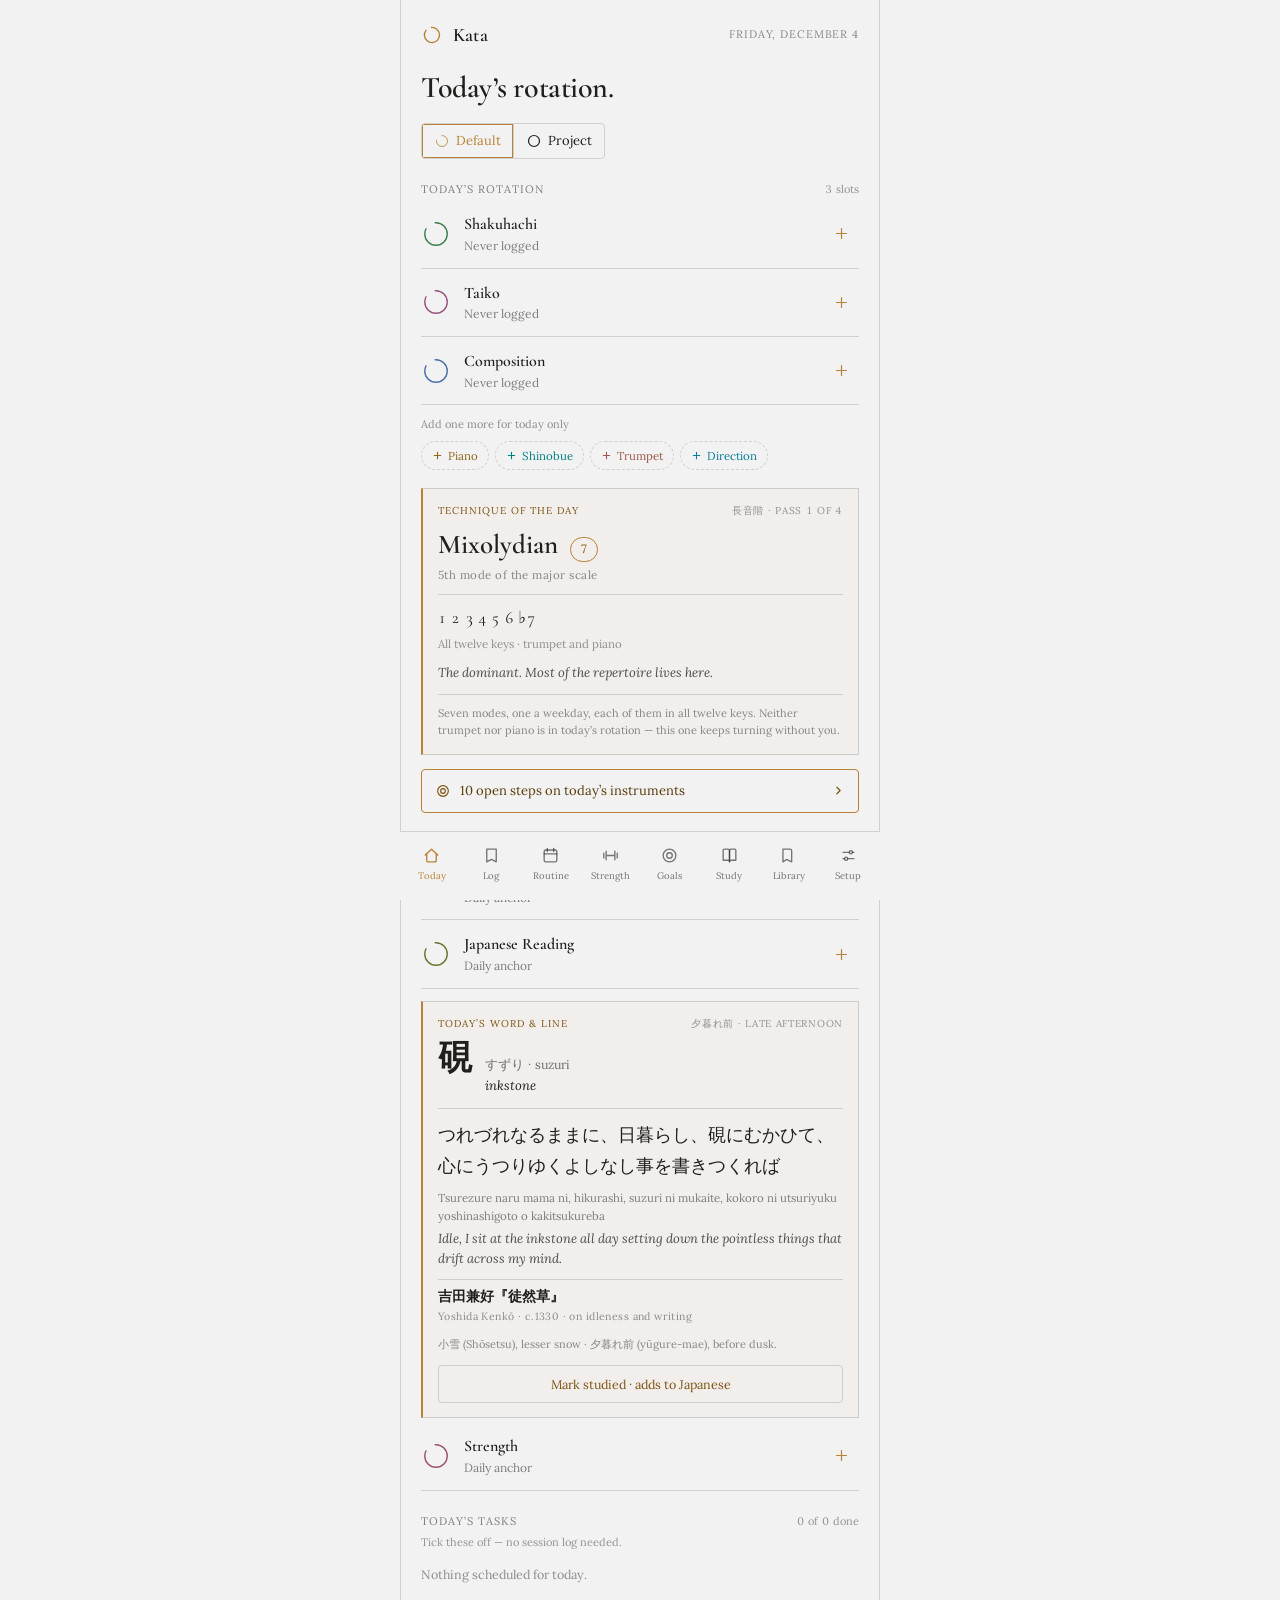
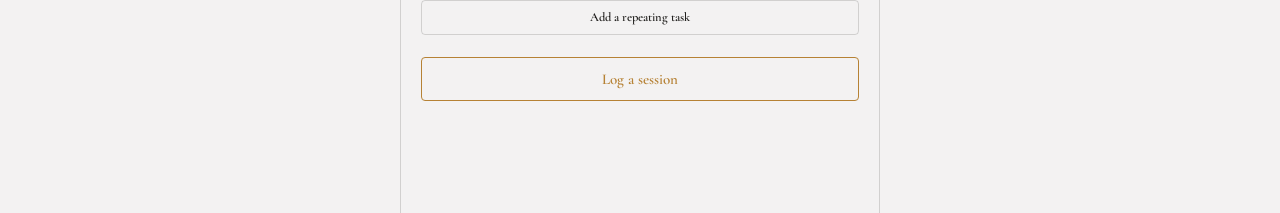
<file: index.html>
<!DOCTYPE html>
<html lang="en">
<head>
<meta charset="utf-8">
<title>Kata</title>
<meta name="viewport" content="width=device-width, initial-scale=1, viewport-fit=cover">
<meta name="theme-color" content="#f3f2f2">
<meta name="description" content="Kata — a daily practice tracker for a multi-instrumentalist.">
<link rel="manifest" href="manifest.json">
<link rel="icon" href="public/icons/icon-192.png">
<link rel="apple-touch-icon" href="public/icons/icon-192.png">
<link rel="stylesheet" href="reference/design-system.css">
<link rel="stylesheet" href="src/app.css">
<script type="module" src="src/app.js"></script>
</head>
<body>
<div id="app"></div>
<noscript>Kata needs JavaScript enabled to run.</noscript>
</body>
</html>
</file>
<file: reference/design-system.css>
/* Classical — design-system tokens and component classes. This file is the source of truth for the system's look; retune it here and see readme.md. */
@import url('https://fonts.googleapis.com/css2?family=Cormorant+Garamond:wght@400;600&family=Lora:wght@400;600&display=swap');

:root {
  --color-bg: #f3f2f2;
  --color-surface: #eae9e9;
  --color-text: #201f1d;
  --color-accent: #b68235;
  --color-accent-2: #ac803e;
  --color-divider: color-mix(in srgb, #201f1d 16%, transparent);

  /* Tonal ramps — generated in OKLCH on one shared lightness scale, so the
     same step of any role matches the others in visual value. */
  --color-neutral-100: #f8f4f4;
  --color-neutral-200: #eae7e7;
  --color-neutral-300: #d7d3d3;
  --color-neutral-400: #bab6b6;
  --color-neutral-500: #9b9797;
  --color-neutral-600: #7d7979;
  --color-neutral-700: #605d5d;
  --color-neutral-800: #444141;
  --color-neutral-900: #2d2b2b;

  --color-accent-100: #fff3e4;
  --color-accent-200: #ffe3bf;
  --color-accent-300: #facb8d;
  --color-accent-400: #e1ad66;
  --color-accent-500: #c28d41;
  --color-accent-600: #a06f24;
  --color-accent-700: #7d5411;
  --color-accent-800: #5a3b0a;
  --color-accent-900: #3a270d;

  --color-accent-2-100: #fff3e4;
  --color-accent-2-200: #ffe3be;
  --color-accent-2-300: #f5cd96;
  --color-accent-2-400: #dbaf70;
  --color-accent-2-500: #bc8f4e;
  --color-accent-2-600: #9b7232;
  --color-accent-2-700: #79561f;
  --color-accent-2-800: #573d14;
  --color-accent-2-900: #382810;

  --font-heading: "Cormorant Garamond", system-ui, sans-serif;
  --font-heading-weight: 600; /* review round 3: bold retired — semibold is the
     interface headings' ceiling (they need the weight at small sizes); display
     text goes lighter still, to the normal cut (see the deck) */
  --font-body: "Lora", system-ui, sans-serif;

  --space-1: 4.6px;
  --space-2: 9.2px;
  --space-3: 13.8px;
  --space-4: 18.4px;
  --space-6: 27.6px;
  --space-8: 36.8px;

  --radius-sm: 2px;
  --radius-md: 4px;
  --radius-lg: 7px;

  /* Elevation — derived from the ground: soft ink-tinted shadows on a
     light theme, a hairline edge + ambient darkness on a dark one. */
  --shadow-sm: 0 1px 2px color-mix(in srgb, #2d2b2b 14%, transparent);
  --shadow-md: 0 3px 10px color-mix(in srgb, #2d2b2b 16%, transparent);
  --shadow-lg: 0 12px 32px color-mix(in srgb, #2d2b2b 22%, transparent);
}

body {
  background: var(--color-bg);
  color: var(--color-text);
  font-family: var(--font-body);
}
h1, h2, h3, h4 { font-family: var(--font-heading); font-weight: var(--font-heading-weight); }

.plate{filter:sepia(0.22) saturate(0.82) contrast(1.05);box-sizing:border-box;
  border:6px solid var(--color-surface);outline:1px solid var(--color-divider)}

/* ══════════════════════════════════════════════════════════════════════════
   Components — built with the tokens above. Plain CSS
   on plain HTML: no JavaScript, no build step. Each class is documented in
   readme.md and demonstrated in foundations/ and components/.
   ══════════════════════════════════════════════════════════════════════ */

*, *::before, *::after { box-sizing: border-box; }
body { margin: 0; font-size: 15px; line-height: 1.55; font-weight: 400; }
h1, h2, h3, h4, h5, h6 {
  font-family: var(--font-heading); font-weight: var(--font-heading-weight);
  line-height: 1.12; letter-spacing: -0.015em; margin: 0 0 var(--space-2);
}
h1 { font-size: 42px; }
h2 { font-size: 32px; }
h3 { font-size: 25px; }
h4 { font-size: 20px; }
h5 { font-size: 16px; }
h6 { font-size: 13px; }
h6 { letter-spacing: 0.08em; text-transform: uppercase; }
p { margin: 0 0 var(--space-3); }
a { color: var(--color-accent); text-underline-offset: 3px; }
img { display: block; max-width: 100%; }
figure { margin: 0; }
figcaption {
  font-size: 11px; margin-top: var(--space-1);
  color: color-mix(in srgb, var(--color-text) 55%, transparent);
}
.text-muted { color: color-mix(in srgb, var(--color-text) 55%, transparent); }
:focus { outline: none; }
:focus-visible { outline: 2px solid var(--color-accent); outline-offset: 2px; }
::selection { background: color-mix(in srgb, var(--color-accent) 30%, transparent); }

/* — rules — */
.hr {
  height: 1px; border: 0; margin: var(--space-4) 0;
  background: var(--color-divider);
}

/* — buttons — */
.btn {
  display: inline-flex; align-items: center; justify-content: center; gap: 6px;
  cursor: pointer; text-decoration: none;
  font-family: var(--font-heading); font-weight: var(--font-heading-weight);
  font-size: 14px; line-height: 1.2; color: var(--color-text);
  background: transparent; border: 1px solid transparent;
  padding: var(--space-2) calc(var(--space-3) * 1.2);
  border-radius: var(--radius-md);
}
.btn svg { display: block; }
.btn:disabled { opacity: 0.45; cursor: not-allowed; }
.btn-primary { color: var(--color-accent); border-color: var(--color-accent); }
.btn-primary:hover { background: color-mix(in srgb, var(--color-accent) 12%, transparent); }
.btn-primary:active { background: color-mix(in srgb, var(--color-accent) 22%, transparent); }
.btn-secondary { border-color: var(--color-divider); }
.btn-secondary:hover { background: color-mix(in srgb, var(--color-text) 7%, transparent); }
.btn-secondary:active { background: color-mix(in srgb, var(--color-text) 14%, transparent); }
.btn-ghost { color: var(--color-accent); padding-inline: var(--space-1); }
.btn-ghost:hover { background: color-mix(in srgb, var(--color-accent) 10%, transparent); }
.btn-ghost:active { background: color-mix(in srgb, var(--color-accent) 18%, transparent); }
.btn-icon { width: 36px; height: 36px; padding: 0; }
.btn-block { width: 100%; margin-top: var(--space-2); }

/* — forms — */
.field > label {
  display: block; font-size: 12px; margin-bottom: 5px;
  color: color-mix(in srgb, var(--color-text) 70%, transparent);
}
.input {
  width: 100%; min-height: 36px; padding: 6px 10px; font: inherit;
  font-size: 14px; color: var(--color-text); caret-color: var(--color-accent);
  background: transparent;
  border: 1px solid var(--color-divider); border-radius: var(--radius-md);
}
.input:hover { border-color: color-mix(in srgb, var(--color-text) 45%, transparent); }
.input:focus-visible { border-color: var(--color-accent); outline-offset: 0; }
textarea.input { min-height: 90px; resize: vertical; }
.radio { display: inline-flex; align-items: center; gap: 8px; cursor: pointer; font-size: 14px; }
.radio input, .seg-opt input {
  position: absolute; opacity: 0; width: 0; height: 0; pointer-events: none;
}
.radio .dot {
  width: 16px; height: 16px; flex: none; border-radius: 50%;
  border: 1.5px solid var(--color-divider);
}
.radio:hover .dot { border-color: var(--color-accent); }
.radio input:checked + .dot {
  border-color: var(--color-accent); background: var(--color-accent);
  box-shadow: inset 0 0 0 4px var(--color-bg);
}
.radio input:focus-visible + .dot { outline: 2px solid var(--color-accent); outline-offset: 2px; }
.seg {
  display: inline-flex; overflow: hidden;
  border: 1px solid var(--color-divider); border-radius: var(--radius-md);
}
.seg-opt {
  display: inline-flex; align-items: center; gap: 6px;
  padding: 7px 12px; font-size: 13px; cursor: pointer;
}
.seg-opt + .seg-opt { border-left: 1px solid var(--color-divider); }
.seg-opt:has(input:checked) { color: var(--color-accent); box-shadow: inset 0 0 0 1px var(--color-accent); }
.seg-opt:not(:has(input:checked)):hover { background: color-mix(in srgb, var(--color-text) 7%, transparent); }
.seg-opt:has(input:focus-visible) { outline: 2px solid var(--color-accent); outline-offset: -2px; }

/* — cards — */
.card {
  display: flex; flex-direction: column; gap: var(--space-2);
  padding: var(--space-3); border-radius: var(--radius-md); background: transparent; border: 1px solid var(--color-divider);
}
.card-kicker { font-size: 10px; letter-spacing: 0.1em; text-transform: uppercase; color: var(--color-accent); }
.card-title {
  font-family: var(--font-heading); font-weight: var(--font-heading-weight);
  font-size: 17px; line-height: 1.2;
}
.card-body { margin: 0; font-size: 13px; opacity: 0.8; flex: 1; }
.card-meta {
  display: flex; align-items: center; gap: 6px; font-size: 11px;
  color: color-mix(in srgb, var(--color-text) 50%, transparent);
}
.elev-sm { box-shadow: var(--shadow-sm); }
.elev-md { box-shadow: var(--shadow-md); }
.elev-lg { box-shadow: var(--shadow-lg); }

/* — tags — */
.tag {
  display: inline-flex; align-items: center; font-size: 11px;
  letter-spacing: 0.02em; padding: 3px 10px;
  border-radius: calc(var(--radius-md) * 0.75);
}
.tag-accent { background: var(--color-accent-100); color: var(--color-accent-800); }
.tag-accent-2 { background: var(--color-accent-2-100); color: var(--color-accent-2-800); }
.tag-neutral { background: var(--color-neutral-100); color: var(--color-neutral-800); }
.tag-outline { border: 1px solid var(--color-accent); color: var(--color-accent); }

/* — navigation — */
.nav {
  display: flex; align-items: center; gap: var(--space-4);
  padding: var(--space-3) var(--space-4);
  border-bottom: 1px solid var(--color-divider);
}
.nav-brand {
  font-family: var(--font-heading); font-weight: var(--font-heading-weight);
  font-size: 18px; margin-right: auto;
}
.nav a { color: inherit; text-decoration: none; font-size: 14px; }
.nav a:hover, .nav a[aria-current='page'] { color: var(--color-accent); }

/* — tables — */
.table { width: 100%; border-collapse: collapse; font-size: 14px; }
.table th {
  text-align: left; font-size: 11px; letter-spacing: 0.08em; text-transform: uppercase;
  color: color-mix(in srgb, var(--color-text) 60%, transparent);
  padding: var(--space-2); border-bottom: 1px solid var(--color-divider);
}
.table td {
  padding: var(--space-2);
  border-bottom: 1px solid var(--color-divider);
}
.table tbody tr:hover { background: color-mix(in srgb, var(--color-text) 4%, transparent); }

/* — dialog — */
.dialog-backdrop {
  position: fixed; inset: 0; display: grid; place-items: center;
  padding: var(--space-4);
  background: color-mix(in srgb, var(--color-neutral-900) 50%, transparent);
}
.dialog {
  width: min(440px, 100%); display: flex; flex-direction: column; gap: var(--space-3);
  padding: var(--space-4); border-radius: var(--radius-lg);
  background: var(--color-surface); box-shadow: var(--shadow-lg); border: 1px solid var(--color-divider);
}
.dialog-title {
  font-family: var(--font-heading); font-weight: var(--font-heading-weight);
  font-size: 20px;
}
.dialog-body { font-size: 14px; opacity: 0.85; }
.dialog-actions { display: flex; justify-content: flex-end; gap: var(--space-2); margin-top: var(--space-2); }
</file>
<file: src/app.css>
/* App-shell layout only. Component look & feel lives entirely in reference/design-system.css —
   don't duplicate tokens here, don't hard-code colors/fonts/spacing that the design system
   already exposes as variables. */

html, body {
  margin: 0;
  padding: 0;
  height: 100%;
}

body {
  overscroll-behavior-y: none;
  /* Nothing may scroll the page sideways — wide content (the Routine week
     strips) scrolls inside its own container instead. Page-level horizontal
     scroll drags the fixed bottom tab bar out of position on Android. */
  overflow-x: hidden;
}

#app {
  min-height: 100vh;
  min-height: 100dvh;
  overflow-x: hidden;
}

/* Thin, unobtrusive scrollbar for the horizontally-swipeable week strips. */
.weekstrip-scroll {
  scrollbar-width: thin;
  scrollbar-color: var(--color-divider) transparent;
}
.weekstrip-scroll::-webkit-scrollbar {
  height: 4px;
}
.weekstrip-scroll::-webkit-scrollbar-thumb {
  background: var(--color-divider);
  border-radius: 999px;
}
.weekstrip-scroll::-webkit-scrollbar-track {
  background: transparent;
}

select.input {
  appearance: none;
  -webkit-appearance: none;
  background-image: none;
}

@media (prefers-reduced-motion: reduce) {
  * {
    transition: none !important;
    animation: none !important;
  }
}

/* Safe-area padding for the fixed bottom tab bar / notches, on top of the prototype's own
   fixed 8px/12px padding (see reference/Kata.dc.html's tab bar div). */
.kata-tabbar {
  padding-bottom: calc(12px + env(safe-area-inset-bottom, 0px));
}
</file>
